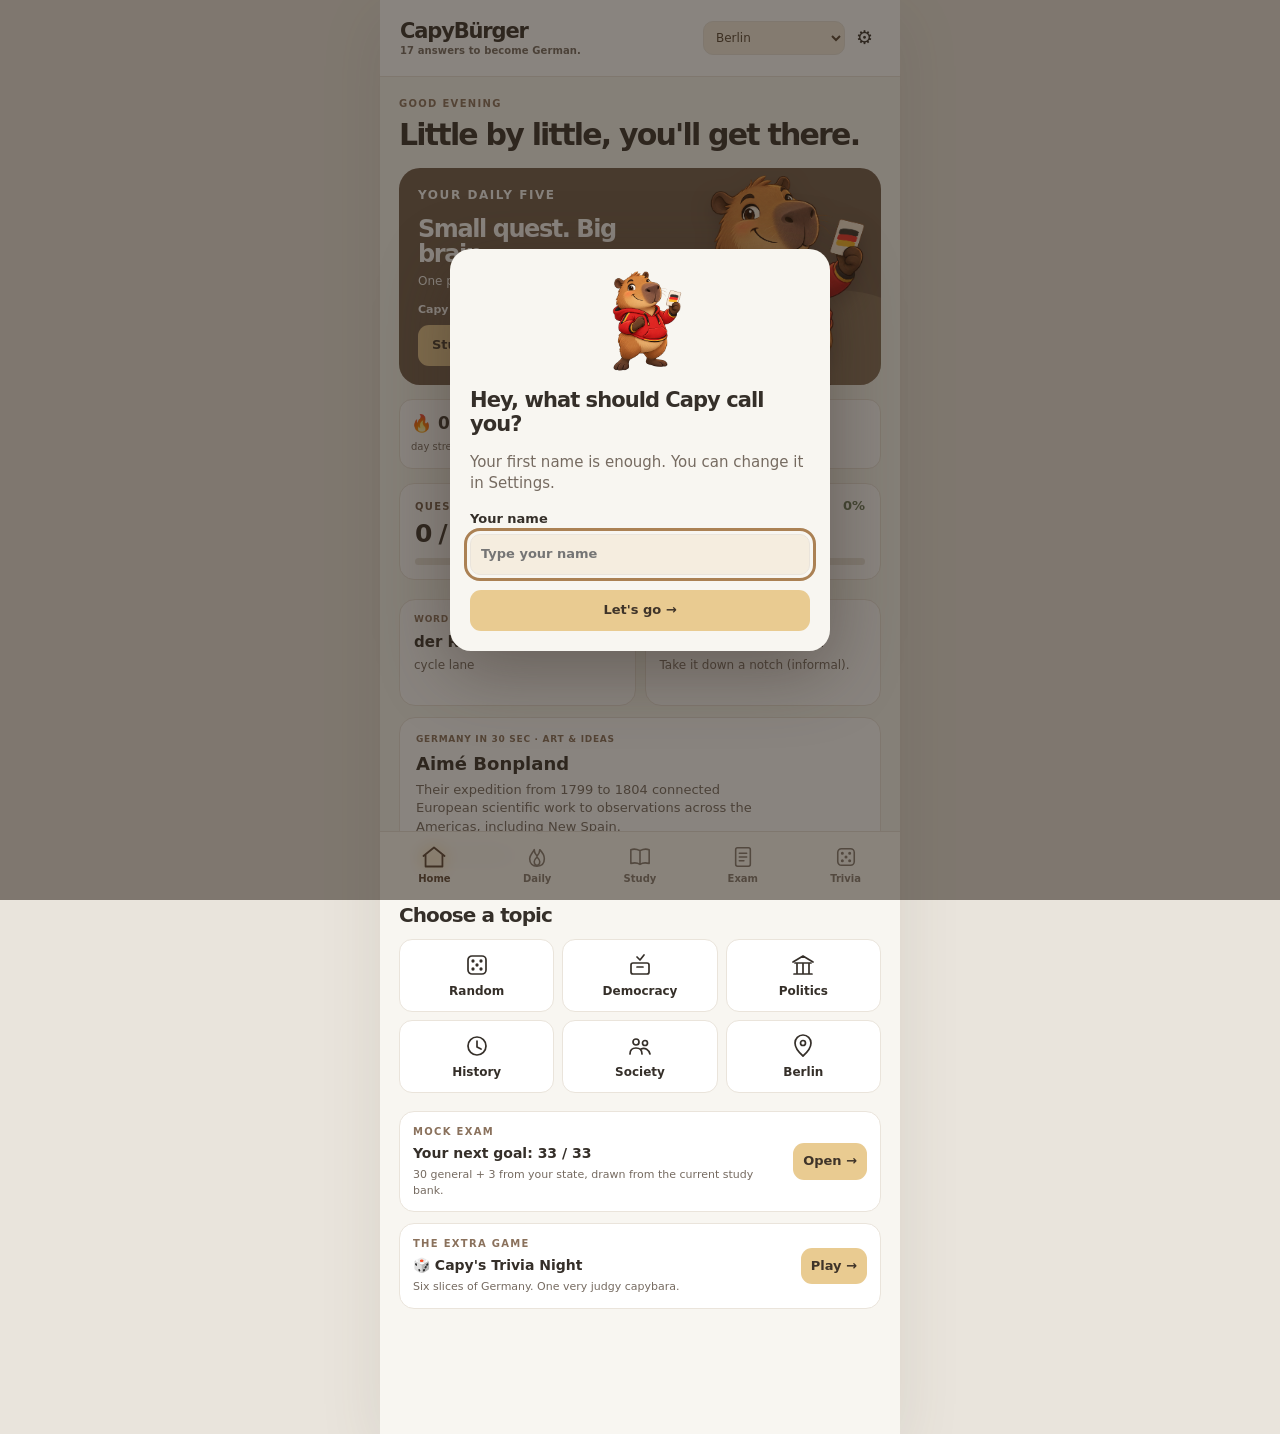
<file: index.html>
<!doctype html>
<html lang="en">
<head>
  <meta charset="utf-8">
  <meta name="viewport" content="width=device-width, initial-scale=1, viewport-fit=cover">
  <meta name="theme-color" content="#f8f6f1">
  <meta name="apple-mobile-web-app-capable" content="yes">
  <meta name="apple-mobile-web-app-status-bar-style" content="default">
  <meta name="apple-mobile-web-app-title" content="CapyBürger">
  <title>CapyBürger — 17 answers to become German</title>
  <meta name="description" content="Practice the German citizenship test in German and English with Capy.">
  <link rel="manifest" href="manifest.webmanifest">
  <link rel="apple-touch-icon" href="assets/capy-app-icon.png">
  <link rel="icon" type="image/png" href="assets/capy-app-icon.png">
  <link rel="stylesheet" href="styles.css?v=20261004-4">
</head>
<body>
<div class="shell">
  <header class="top"><button class="brand" data-go="home" aria-label="CapyBürger home">CapyBürger<small>17 answers to become German.</small></button><div class="top-actions"><select id="statePicker" aria-label="Your federal state"></select><button id="settingsButton" class="icon-button" aria-label="Settings">⚙️</button></div></header>
  <main>
    <section class="screen active" id="homeScreen" aria-label="Home">
      <p class="eyebrow" id="greeting">GOOD MORNING</p><h1>Little by little, you'll get there.</h1>
      <section class="hero"><div class="hero-content"><p class="hero-label">YOUR DAILY FIVE</p><h2 id="heroHeading">Five questions. One more day.</h2><p id="heroSub">A tiny win for the streak.</p><div id="reminder" class="hero-reminder hidden">Capy is waiting for today's five.</div><button class="primary" data-go="daily" id="heroButton">Study now →</button></div><img src="assets/capy-neutral.png" alt="Capy the capybara in a red hoodie"></section>
      <div class="stats"><div><b>🔥 <span id="streakCount">0</span></b><small>day streak</small></div><div><b>🎯 <span id="dailyAccuracy">—</span></b><small>daily accuracy</small></div><div><b>🏆 <span id="trophyCount">0</span></b><small>trophies</small></div></div>
      <section class="mastered-card" aria-label="Question bank progress"><div class="mastered-top"><span class="eyebrow">QUESTIONS MASTERED · <span id="masteredState">Berlin</span></span><span id="masteredPct" class="mastered-percent">0%</span></div><strong id="masteredCount">0 / 310</strong><div id="masteredMeter" class="mastered-meter" role="progressbar" aria-label="Official questions mastered for Berlin" aria-valuemin="0" aria-valuemax="310" aria-valuenow="0"><span id="masteredFill"></span></div></section>
      <div class="note-grid"><article class="note"><span class="eyebrow" id="wordLabel">WORD OF THE DAY</span><strong id="wordText"></strong><p id="wordMeaning"></p></article><article class="note"><span class="eyebrow">PHRASE OF THE DAY</span><strong id="phraseText"></strong><p id="phraseMeaning"></p></article></div>
      <article class="note fact-card"><span class="eyebrow">GERMANY IN 30 SEC · <span id="factCategory"></span></span><strong id="factTitle"></strong><p id="factSummary"></p><button class="link-button" id="factReveal" aria-expanded="false">Tell me more →</button><p class="detail hidden" id="factDetail"></p><a class="fact-source hidden" id="factSource" target="_blank" rel="noopener noreferrer">Read source ↗</a></article>
      <h2>Choose a topic</h2><div id="homeTopics" class="topics"></div>
      <div class="teaser"><div><span class="eyebrow">MOCK EXAM</span><strong id="examTeaser">Your next goal: 33 / 33</strong><p>30 general + 3 from your state, drawn from the current study bank.</p></div><button class="small-button" data-go="exam">Open →</button></div>
      <div class="teaser"><div><span class="eyebrow">THE EXTRA GAME</span><strong>🎲 Capy's Trivia Night</strong><p>Six slices of Germany. One very judgy capybara.</p></div><button class="small-button" data-go="trivia">Play →</button></div>
    </section>

    <section class="screen" id="dailyScreen" aria-label="Daily practice"><p class="eyebrow">DAILY PRACTICE · YOUR FIVE</p><h1 id="dailyHeading">Question 1 of 5</h1><p id="dailySub" class="muted"></p><div id="dailyProgress" class="progress"></div><div id="dailyContent"></div></section>
    <section class="screen" id="studyScreen" aria-label="Free study"><p class="eyebrow">FREE STUDY</p><h1 id="studyHeading">Another question awaits.</h1><p class="muted">Pick a topic. Answer, read why, then keep going.</p><div class="topics" id="studyTopics"></div><p class="eyebrow" id="studyCount"></p><div id="studyContent"></div></section>
    <section class="screen" id="examScreen" aria-label="Mock exam"><p class="eyebrow">📝 MOCK EXAM</p><h1 id="examHeading">33 questions. One goal.</h1><p class="muted" id="examSub">Pass at 17/33. Aim for 33/33.</p><div id="examContent"></div></section>
    <section class="screen" id="triviaScreen" aria-label="Trivia game"><p class="eyebrow">🎲 TRIVIA · THE EXTRA GAME</p><h1 id="triviaHeading">Capy's Trivia Night</h1><p class="muted" id="triviaSub">Six slices of Germany. Capy is watching.</p><div id="triviaContent"></div></section>
  </main>
  <nav class="nav" aria-label="Main navigation"><button data-go="home" class="active"><span data-nav-icon="home"></span>Home</button><button data-go="daily"><span data-nav-icon="daily"></span>Daily</button><button data-go="study"><span data-nav-icon="study"></span>Study</button><button data-go="exam"><span data-nav-icon="exam"></span>Exam</button><button data-go="trivia"><span data-nav-icon="trivia"></span>Trivia</button></nav>
</div>
<dialog id="welcomeDialog" class="settings welcome"><form id="welcomeForm"><img src="assets/capy-neutral.png" alt="Capy says hello"><h2>Hey, what should Capy call you?</h2><p class="muted">Your first name is enough. You can change it in Settings.</p><label>Your name<input id="welcomeName" name="name" type="text" maxlength="36" autocomplete="given-name" placeholder="Type your name" required></label><button class="primary save" type="submit">Let's go →</button></form></dialog>
<dialog id="settingsDialog" class="settings"><form method="dialog"><div class="dialog-title"><h2>Settings</h2><button class="icon-button" aria-label="Close settings">✕</button></div><label>Your name<input id="nameSetting" type="text" maxlength="36" autocomplete="given-name" required></label><label>Federal state<select id="settingState"></select></label><label>Capy's humour<select id="humourSetting"><option value="classic">Classic</option><option value="spicy">Spicy</option></select></label><label class="check"><input type="checkbox" id="translationSetting" checked> Show English translations</label><label class="check"><input type="checkbox" id="reminderSetting" checked> Daily reminder on Home</label><p class="muted fineprint">Capy's reminder stays on Home until you finish today's five.</p><button class="primary save" id="saveSettings" type="submit">Save settings</button><button class="reset-progress" id="resetMastered" type="button">Reset question progress</button></form></dialog>
<div id="toast" class="toast hidden" role="status"></div>
<script src="data/official.js?v=20261004-4"></script><script src="data/trivia.js?v=20261004-4"></script><script src="data/culture.js?v=20261004-4"></script><script src="app.js?v=20261004-4"></script>
</body>
</html>
</file>
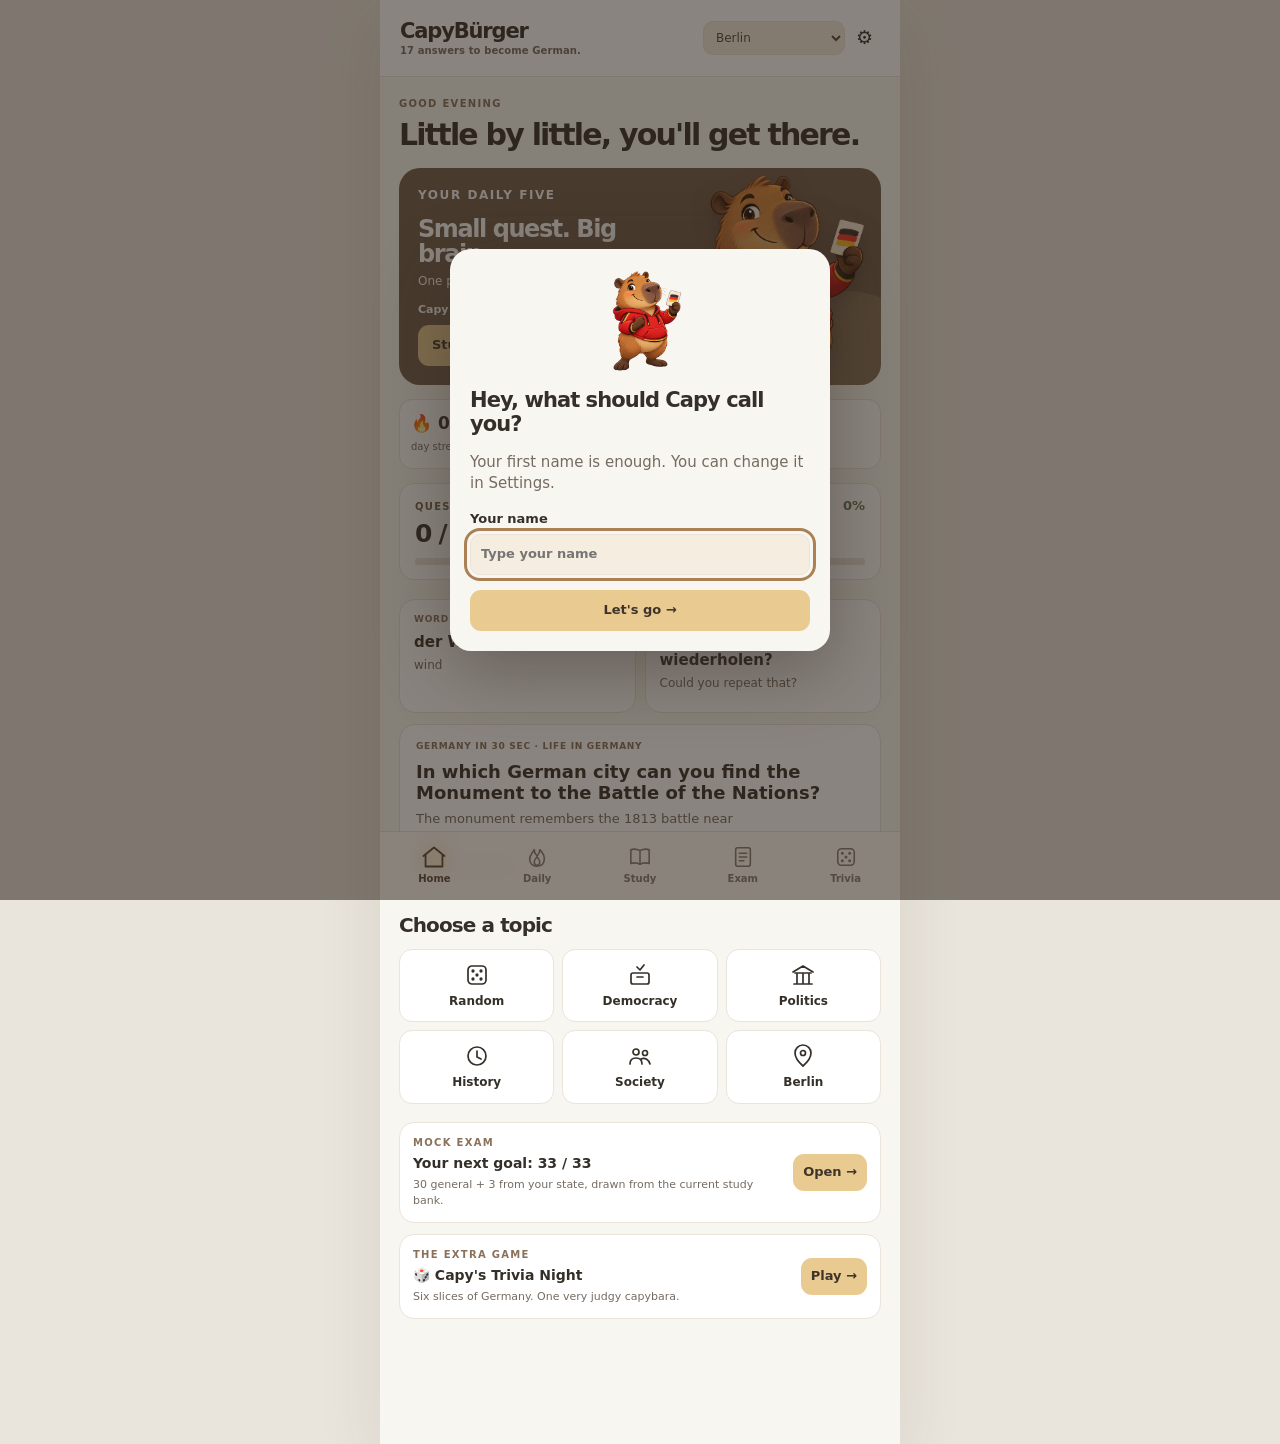
<file: capi-einbuergerungstest/capi-einbuergerungstest/index.html>
<!doctype html>
<html lang="en">
<head>
  <meta charset="utf-8">
  <meta name="viewport" content="width=device-width, initial-scale=1, viewport-fit=cover">
  <meta name="theme-color" content="#f8f6f1">
  <title>CapyBürger — 17 answers to become German</title>
  <meta name="description" content="Practice the German citizenship test in German and English with Capy.">
  <link rel="stylesheet" href="styles.css?v=20261003-2">
</head>
<body>
<div class="shell">
  <header class="top"><button class="brand" data-go="home" aria-label="CapyBürger home">CapyBürger<small>17 answers to become German.</small></button><div class="top-actions"><select id="statePicker" aria-label="Your federal state"></select><button id="settingsButton" class="icon-button" aria-label="Settings">⚙️</button></div></header>
  <main>
    <section class="screen active" id="homeScreen" aria-label="Home">
      <p class="eyebrow" id="greeting">GOOD MORNING</p><h1>Little by little, you'll get there.</h1>
      <section class="hero"><div class="hero-content"><p class="hero-label">YOUR DAILY FIVE</p><h2 id="heroHeading">Five questions. One more day.</h2><p id="heroSub">A tiny win for the streak.</p><div id="reminder" class="hero-reminder hidden">Capy is waiting for today's five.</div><button class="primary" data-go="daily" id="heroButton">Study now →</button></div><img src="assets/capy-neutral.png" alt="Capy the capybara in a red hoodie"></section>
      <div class="stats"><div><b>🔥 <span id="streakCount">0</span></b><small>day streak</small></div><div><b>🎯 <span id="dailyAccuracy">—</span></b><small>daily accuracy</small></div><div><b>🏆 <span id="trophyCount">0</span></b><small>trophies</small></div></div>
      <section class="mastered-card" aria-label="Question bank progress"><div class="mastered-top"><span class="eyebrow">QUESTIONS MASTERED · <span id="masteredState">Berlin</span></span><span id="masteredPct" class="mastered-percent">0%</span></div><strong id="masteredCount">0 / 310</strong><div id="masteredMeter" class="mastered-meter" role="progressbar" aria-label="Official questions mastered for Berlin" aria-valuemin="0" aria-valuemax="310" aria-valuenow="0"><span id="masteredFill"></span></div></section>
      <div class="note-grid"><article class="note"><span class="eyebrow" id="wordLabel">WORD OF THE DAY</span><strong id="wordText"></strong><p id="wordMeaning"></p></article><article class="note"><span class="eyebrow">PHRASE OF THE DAY</span><strong id="phraseText"></strong><p id="phraseMeaning"></p></article></div>
      <article class="note fact-card"><span class="eyebrow">GERMANY IN 30 SEC · <span id="factCategory"></span></span><strong id="factTitle"></strong><p id="factSummary"></p><button class="link-button" id="factReveal" aria-expanded="false">Tell me more →</button><p class="detail hidden" id="factDetail"></p></article>
      <h2>Choose a topic</h2><div id="homeTopics" class="topics"></div>
      <div class="teaser"><div><span class="eyebrow">MOCK EXAM</span><strong id="examTeaser">Your next goal: 33 / 33</strong><p>30 general + 3 from your state, drawn from the current study bank.</p></div><button class="small-button" data-go="exam">Open →</button></div>
      <div class="teaser"><div><span class="eyebrow">THE EXTRA GAME</span><strong>🎲 Capy's Trivia Night</strong><p>Six slices of Germany. One very judgy capybara.</p></div><button class="small-button" data-go="trivia">Play →</button></div>
    </section>

    <section class="screen" id="dailyScreen" aria-label="Daily practice"><p class="eyebrow">DAILY PRACTICE · YOUR FIVE</p><h1 id="dailyHeading">Question 1 of 5</h1><p id="dailySub" class="muted"></p><div id="dailyProgress" class="progress"></div><div id="dailyContent"></div></section>
    <section class="screen" id="studyScreen" aria-label="Free study"><p class="eyebrow">FREE STUDY</p><h1 id="studyHeading">Another question awaits.</h1><p class="muted">Pick a topic. Answer, read why, then keep going.</p><div class="topics" id="studyTopics"></div><p class="eyebrow" id="studyCount"></p><div id="studyContent"></div></section>
    <section class="screen" id="examScreen" aria-label="Mock exam"><p class="eyebrow">📝 MOCK EXAM</p><h1 id="examHeading">33 questions. One goal.</h1><p class="muted" id="examSub">Pass at 17/33. Aim for 33/33.</p><div id="examContent"></div></section>
    <section class="screen" id="triviaScreen" aria-label="Trivia game"><p class="eyebrow">🎲 TRIVIA · THE EXTRA GAME</p><h1 id="triviaHeading">Capy's Trivia Night</h1><p class="muted" id="triviaSub">Six slices of Germany. Capy is watching.</p><div id="triviaContent"></div></section>
  </main>
  <nav class="nav" aria-label="Main navigation"><button data-go="home" class="active"><span data-nav-icon="home"></span>Home</button><button data-go="daily"><span data-nav-icon="daily"></span>Daily</button><button data-go="study"><span data-nav-icon="study"></span>Study</button><button data-go="exam"><span data-nav-icon="exam"></span>Exam</button><button data-go="trivia"><span data-nav-icon="trivia"></span>Trivia</button></nav>
</div>
<dialog id="welcomeDialog" class="settings welcome"><form id="welcomeForm"><img src="assets/capy-neutral.png" alt="Capy says hello"><h2>Hey, what should Capy call you?</h2><p class="muted">Your first name is enough. You can change it in Settings.</p><label>Your name<input id="welcomeName" name="name" type="text" maxlength="36" autocomplete="given-name" placeholder="Type your name" required></label><button class="primary save" type="submit">Let's go →</button></form></dialog>
<dialog id="settingsDialog" class="settings"><form method="dialog"><div class="dialog-title"><h2>Settings</h2><button class="icon-button" aria-label="Close settings">✕</button></div><label>Your name<input id="nameSetting" type="text" maxlength="36" autocomplete="given-name" required></label><label>Federal state<select id="settingState"></select></label><label>Capy's humour<select id="humourSetting"><option value="classic">Classic</option><option value="spicy">Spicy</option></select></label><label class="check"><input type="checkbox" id="translationSetting" checked> Show English translations</label><label class="check"><input type="checkbox" id="reminderSetting" checked> Daily reminder on Home</label><p class="muted fineprint">Capy's reminder stays on Home until you finish today's five.</p><button class="primary save" id="saveSettings" type="submit">Save settings</button><button class="reset-progress" id="resetMastered" type="button">Reset question progress</button></form></dialog>
<div id="toast" class="toast hidden" role="status"></div>
<script src="data/official.js?v=20261003-2"></script><script src="data/trivia.js?v=20261003-2"></script><script src="data/culture.js?v=20261003-2"></script><script src="app.js?v=20261003-2"></script>
</body>
</html>
</file>
<file: styles.css>
:root{--paper:#f8f6f1;--card:#fff;--ink:#352f29;--quiet:#766b61;--line:#eae4db;--coffee:#705b49;--honey:#e9cb91;--olive:#657556;--warm:#f5eee4}
.prompt-art{margin:13px 0 0}.prompt-art img{display:block;width:100%;max-height:440px;object-fit:contain;background:#fff;border:1px solid var(--line);border-radius:10px}.prompt-art figcaption,.visual-credit{font-size:11px;color:var(--quiet);margin-top:6px}.prompt-art a{color:var(--coffee)}.choice-art{display:block;flex:none;width:132px;height:98px;object-fit:contain;background:white;border-radius:7px}.answer:has(.choice-art){align-items:center;min-height:106px}@media(max-width:380px){.choice-art{width:105px;height:79px}}
*{box-sizing:border-box}html{scroll-behavior:smooth}body{margin:0;background:#e9e4dc;color:var(--ink);font:15px/1.45 system-ui,-apple-system,"Segoe UI",sans-serif}button,select,input{font:inherit}button{cursor:pointer}button:focus-visible,select:focus-visible,input:focus-visible{outline:3px solid #ab8154;outline-offset:3px}.hidden,[hidden]{display:none!important}.shell{max-width:520px;min-height:100vh;margin:auto;background:var(--paper);padding-bottom:calc(94px + env(safe-area-inset-bottom));box-shadow:0 18px 60px #5148381b}.top{display:flex;align-items:center;justify-content:space-between;gap:8px;padding:17px 20px;background:white;position:sticky;top:0;z-index:4;border-bottom:1px solid var(--line)}.brand{font-size:21px;letter-spacing:-.055em;line-height:1.1;color:var(--ink);font-weight:800;border:0;background:transparent;text-align:left;white-space:nowrap;padding:0}.brand small{display:block;font-size:10px;letter-spacing:.01em;font-weight:600;color:var(--quiet);padding-top:2px}.top-actions{display:flex;align-items:center;gap:4px}.top select,.settings select,.settings input[type=time]{border:1px solid var(--line);border-radius:10px;background:#f5eddf;padding:8px;color:#554331;max-width:142px;font-size:12px}.icon-button{border:0;background:none;padding:7px;font-size:19px;color:var(--ink)}main{padding:20px 19px}.screen{display:none}.screen.active{display:block;animation:appear .2s ease}@keyframes appear{from{opacity:.5;transform:translateY(3px)}to{opacity:1;transform:none}}.eyebrow{display:block;font-size:10px;letter-spacing:.13em;text-transform:uppercase;font-weight:800;color:#8a715c;margin:0 0 8px}h1{font-size:30px;line-height:1.08;letter-spacing:-.06em;margin:6px 0 17px}h2{font-size:20px;letter-spacing:-.045em;line-height:1.15;margin:22px 0 12px}h3{margin:0 0 6px}.muted,p{color:var(--quiet)}p{margin:0 0 12px}.fineprint{font-size:12px;line-height:1.5}.note-grid{display:grid;grid-template-columns:1.15fr .85fr;gap:9px}.note{background:var(--card);border:1px solid var(--line);border-radius:16px;padding:14px;min-width:0}.note strong{display:block;font-size:15px;line-height:1.2;margin:6px 0}.note p{font-size:12px;line-height:1.42;margin:0 0 6px}.note small{color:var(--quiet);font-size:11px}.link-button{border:0;background:none;color:#705139;text-decoration:underline;text-underline-offset:3px;padding:2px 0;font-weight:750;font-size:12px;text-align:left}.detail{padding:10px;margin-top:8px!important;background:#f8f1e8;border-radius:9px;color:var(--ink)!important}.phrase{background:#efe8dd;border-radius:12px;padding:10px 13px;font-size:12px;margin:10px 0 14px}.reminder{background:#f1e6d4;border:1px solid #e0c99e;border-radius:14px;padding:12px;display:flex;align-items:center;justify-content:space-between;gap:8px;margin-bottom:14px}.reminder b,.reminder span{display:block}.reminder span{font-size:11px;color:var(--quiet)}.hero{position:relative;background:var(--coffee);color:white;border-radius:21px;padding:19px;min-height:214px;overflow:hidden}.hero:before{content:"";position:absolute;background:#d8bd8d2f;width:270px;height:270px;border-radius:50%;right:-90px;bottom:-175px}.hero-content{position:relative;z-index:1;max-width:56%}.hero-label{color:white;font-size:10px;font-weight:800;letter-spacing:.13em}.hero h2{font-size:26px;margin:6px 0;line-height:1.05;letter-spacing:-.06em}.hero p{color:#fff;opacity:.97;font-size:12px}.hero img{position:absolute;right:-10px;bottom:-25px;width:55%;max-width:242px;max-height:240px;object-fit:contain;filter:drop-shadow(0 8px 10px #3d2c2770)}.primary,.small-button,.ghost{border:0;border-radius:11px;padding:11px 14px;font-size:13px;font-weight:800;background:var(--honey);color:#3f3429}.primary:hover,.small-button:hover{filter:brightness(.96)}.primary:disabled,.small-button:disabled{opacity:.5;cursor:default}.small-button{white-space:nowrap;padding:9px 10px}.ghost{background:#f2eadf;border:1px solid var(--line);color:var(--coffee)}.stats{display:grid;grid-template-columns:repeat(3,1fr);gap:8px;margin:14px 0 20px}.stats>div{background:white;border:1px solid var(--line);padding:11px;border-radius:13px}.stats b{display:block;font-size:17px;white-space:nowrap}.stats small{font-size:10px;color:var(--quiet)}.topics{display:grid;grid-template-columns:repeat(3,minmax(0,1fr));gap:8px;margin:12px 0 18px}.topic{border:1px solid var(--line);background:white;border-radius:13px;padding:11px 6px;min-height:68px;font-size:12px;font-weight:700;color:var(--ink);text-align:center}.topic .emoji{display:block;font-size:20px;transition:transform .18s,filter .18s}.topic:hover .emoji,.topic:focus-visible .emoji{filter:drop-shadow(0 0 6px #ffcf77);transform:scale(1.15)}.topic.selected{background:#f9efdc;border-color:#cbb385}.teaser{background:white;border:1px solid var(--line);border-radius:15px;padding:13px;margin:11px 0;display:flex;align-items:center;justify-content:space-between;gap:8px}.teaser strong{font-size:14px}.teaser p{margin:2px 0 0;font-size:11px}.teaser .eyebrow{margin:0 0 3px}.nav{position:fixed;bottom:0;z-index:5;width:min(520px,100%);background:#fffdf7ec;backdrop-filter:blur(9px);display:grid;grid-template-columns:repeat(5,1fr);border-top:1px solid var(--line);padding:7px 3px calc(8px + env(safe-area-inset-bottom));min-height:69px}@media(min-width:521px){.nav{left:50%;transform:translateX(-50%)}}.nav button{background:none;border:0;display:flex;align-items:center;flex-direction:column;gap:2px;color:#877c72;font-size:10px;font-weight:750;padding:5px 1px}.nav span{font-size:22px;line-height:1.1;transition:transform .17s}.nav button:hover span,.nav button.active span{transform:scale(1.15);filter:drop-shadow(0 0 6px #f9bd59)}.nav button.active{color:#5c4635}.progress{display:flex;gap:5px;margin:15px 0 16px}.progress i{height:7px;flex:1;background:#e7e0d7;border-radius:99px}.progress i.done{background:#9d7f59}.question{background:white;border:1px solid var(--line);border-radius:18px;padding:17px;margin:12px 0}.question .de{color:var(--ink);font-size:19px;line-height:1.23;font-weight:800;margin:5px 0}.question .en{font-size:13px;color:#70665c;margin:0}.answers{display:grid;gap:9px;margin:13px 0}.answer{border:1px solid #e5ded4;background:white;color:var(--ink);border-radius:12px;padding:10px 12px;width:100%;text-align:left;display:flex;gap:10px;align-items:flex-start;line-height:1.25}.answer:hover:not(:disabled){border-color:#b89a6c;background:#f9f4ec}.answer .letter{background:#ede7df;flex:none;display:grid;place-items:center;width:25px;height:25px;border-radius:50%;font-weight:800;font-size:12px}.answer b{display:block;font-weight:750}.answer small{display:block;color:var(--quiet);margin-top:4px}.answer.correct{border-color:#83916a;background:#eff5e9}.answer.wrong{border-color:#bc8471;background:#faede8}.answer:disabled{cursor:default}.feedback{padding:12px;border-radius:12px;background:#f2eae0;font-size:13px;color:#554434;margin:12px 0}.feedback strong{display:block;margin-bottom:4px}.capy-line{display:flex;align-items:center;gap:10px;margin:14px 0}.capy-avatar{width:82px;height:82px;flex:none;border-radius:50%;background-color:#f0e5d6;background-size:160px auto;background-repeat:no-repeat;background-position:center -7px;border:2px solid #e4d5bf}.capy-line span{background:#4b4036;color:white;border-radius:13px 13px 13px 3px;padding:11px;font-size:12px;line-height:1.35}.actions{display:flex;gap:8px;align-items:center;flex-wrap:wrap;margin:12px 0 20px}.actions button{flex:1}.result{background:white;border:1px solid var(--line);border-radius:18px;padding:18px;margin:12px 0}.result h2{margin:5px 0 12px}.big-score{font-size:38px;font-weight:850;letter-spacing:-.065em;color:var(--coffee);margin:0}.history{list-style:none;margin:12px 0;padding:0}.history li{display:flex;justify-content:space-between;gap:10px;background:#fff;padding:11px;margin:5px 0;border-radius:10px;font-size:12px}.cards{display:grid;grid-template-columns:repeat(2,1fr);gap:9px;margin:14px 0}.cards button{background:white;border:1px solid var(--line);border-radius:15px;padding:16px;text-align:left;color:var(--ink)}.cards strong{display:block;margin:5px 0}.cards small{display:block;color:var(--quiet)}.slices{display:flex;flex-wrap:wrap;gap:5px;font-size:12px}.slice{background:#eee8e1;padding:7px 9px;border-radius:30px}.slice.earned{background:#dae6cf;color:#3a5d35}.lives{color:#9d5947;font-weight:800}.die{border:0;background:#fff6e1;border-radius:15px;padding:12px 18px;font-size:21px;font-weight:850;color:#674630;display:block;margin:16px auto}.settings{border:0;border-radius:21px;box-shadow:0 20px 70px #35282066;padding:20px;width:min(430px,calc(100% - 30px));background:var(--paper);color:var(--ink)}.settings::backdrop{background:#2920178c}.settings form{display:grid;gap:12px}.settings label{display:grid;gap:5px;font-size:13px;font-weight:700}.settings select,.settings input[type=time]{max-width:none;width:100%;padding:10px}.settings .check{display:flex;align-items:center;gap:9px}.check input{accent-color:#806449;width:17px;height:17px}.settings h2{margin:0}.dialog-title{display:flex;align-items:center;justify-content:space-between}.settings .save{width:100%}.toast{position:fixed;z-index:8;bottom:87px;left:50%;transform:translateX(-50%);width:min(470px,calc(100% - 28px));background:#45372c;color:white;padding:13px;border-radius:12px;box-shadow:0 10px 25px #0003;font-size:13px;text-align:center}@media(max-width:380px){.hero-content{max-width:58%}.hero img{width:50%}.note-grid{grid-template-columns:1fr 1fr}.top select{max-width:105px}.brand{font-size:18px}}@media(prefers-reduced-motion:reduce){*{animation:none!important;transition:none!important;scroll-behavior:auto!important}}

/* Approved Home layout and compact exam rules. */
.hero{min-height:189px}.hero-content{max-width:59%}.hero h2{font-size:24px}.hero-reminder{color:#fff;font-size:11px;font-weight:650;line-height:1.3;margin:0 0 8px}.note-grid{grid-template-columns:repeat(2,minmax(0,1fr))}.note-grid .note{min-height:107px}.note .eyebrow{font-size:9px;letter-spacing:.08em;line-height:1.25;overflow-wrap:anywhere}.note strong{overflow-wrap:anywhere}.fact-card{margin-top:11px;min-height:132px;padding:16px}.fact-card strong{font-size:18px}.fact-card p{font-size:13px;max-width:43ch}.topic .topic-icon{display:grid;place-items:center;height:28px;margin-bottom:4px;transition:transform .18s,filter .18s}.topic-icon svg{width:24px;height:24px}.topic:is(:hover,:focus-visible) .topic-icon{filter:drop-shadow(0 0 6px #ffcf77);transform:scale(1.15)}.nav [data-nav-icon]{display:grid;place-items:center;width:26px;height:26px}.nav [data-nav-icon] svg{width:22px;height:22px;stroke:currentColor}.settings input[type=text]{width:100%;padding:10px;border:1px solid var(--line);border-radius:10px;background:#f5eddf;color:var(--ink)}.welcome{max-width:380px}.welcome form{gap:15px}.welcome img{width:104px;height:104px;object-fit:contain;justify-self:center}.welcome h2{font-size:21px;margin:0}.welcome p{margin:0}.exam-rules{padding:12px 14px;margin:12px 0}.exam-rules .eyebrow{margin-bottom:5px}.exam-rules p{font-size:13px;line-height:1.35;margin:0}.quick-recap{background:#fff;border:1px solid var(--line);border-radius:15px;padding:14px;margin:12px 0}.quick-recap strong{display:block;font-size:15px}.quick-recap .eyebrow{margin:0 0 6px}.quick-recap .mini-progress{display:flex;gap:5px;margin-top:12px}.quick-recap .mini-progress i{flex:1;height:6px;background:#e8e2d9;border-radius:6px}.quick-recap .mini-progress i.done{background:#a2b285}
.trivia-status{padding:13px}.trivia-status-top{display:grid;grid-template-columns:1fr 1fr;align-items:start;gap:8px;margin-bottom:13px}.life-hearts{display:flex;gap:2px;flex-wrap:wrap;color:#a35443;font-size:18px;line-height:1}.life-hearts+.status-sub{margin-top:6px}.status-sub{font-size:11px;color:var(--quiet)}.bonus-title{font-size:10px;letter-spacing:.08em;font-weight:800;color:var(--coffee);white-space:nowrap}.bonus-bars{display:flex;gap:4px;margin:6px 0 3px}.bonus-bars i{width:32px;height:7px;border-radius:7px;background:#e7e0d7}.bonus-bars i.done{background:#a2b285}.bonus-earned{color:#486944;font-size:11px;font-weight:750}.slices{display:grid;grid-template-columns:repeat(3,minmax(0,1fr));gap:6px}.slice{display:flex;align-items:center;gap:4px;min-width:0;min-height:37px;padding:6px 5px;border-radius:12px;font-size:10px;font-weight:700;line-height:1.12;overflow-wrap:anywhere}.slice svg{width:21px;height:21px;flex:none;stroke:var(--coffee)}.slice .slice-label{min-width:0}.slice.earned{color:#3a5d35}
.awards{background:#fff;border:1px solid var(--line);border-radius:16px;padding:12px 15px;margin:12px 0}.awards summary{display:flex;align-items:center;gap:10px;list-style:none;cursor:pointer}.awards summary::-webkit-details-marker{display:none}.awards .trophy-marker{width:34px;height:34px;border-radius:50%;background:#ebc77d;display:grid;place-items:center;font-size:21px;flex:none}.awards .award-heading{flex:1;min-width:0}.awards .award-heading strong,.awards .award-heading small{display:block}.awards .award-heading small{font-size:11px;color:var(--quiet)}.awards .award-chevron{transition:transform .18s}.awards[open] .award-chevron{transform:rotate(180deg)}.award-rows{display:grid;gap:8px;margin-top:12px;padding-top:10px;border-top:1px solid var(--line)}.award-row{display:flex;align-items:center;gap:9px;font-size:12px;font-weight:650}.award-row span{font-size:23px}.cards button>span{display:grid;place-items:center;width:30px;height:30px}.cards button>span svg{width:27px;height:27px}.question .de,.answer b,.answer small,.feedback{overflow-wrap:anywhere}@media(max-width:380px){.hero-content{max-width:60%}.hero h2{font-size:21px}.hero img{width:51%}.slices .slice{font-size:9px;padding:5px 3px}.slice svg{width:18px;height:18px}.stats>div{padding:8px}}

.mastered-card{background:#fff;border:1px solid var(--line);border-radius:15px;padding:13px 15px 14px;margin:-6px 0 19px}.mastered-top{display:flex;align-items:baseline;justify-content:space-between;gap:10px}.mastered-top .eyebrow{margin:0;color:var(--coffee);overflow-wrap:anywhere}.mastered-percent{font-size:13px;font-weight:800;color:var(--olive);flex:none}.mastered-card strong{display:block;font-size:25px;line-height:1.2;letter-spacing:-.05em;margin:3px 0 9px}.mastered-meter{height:7px;background:#e9e5dc;border-radius:99px;overflow:hidden}.mastered-meter span{display:block;width:0;height:100%;border-radius:inherit;background:var(--olive);transition:width .25s ease}.reset-progress{justify-self:center;background:transparent;border:0;color:var(--quiet);font-size:11px;text-decoration:underline;text-underline-offset:3px;padding:7px 10px;margin-top:1px}

/* Mobile Safari keeps :hover on the last answer the finger brushed.
   Only a completed answer reveals selection colours; focus remains visible. */
.answer{-webkit-tap-highlight-color:transparent;-webkit-user-select:none;user-select:none;touch-action:pan-y}
.exit-round{display:block;margin:19px auto 3px;padding:9px 13px;border:0;background:transparent;color:#6f6255;text-decoration:underline;text-underline-offset:3px;font-size:12px}
@media (hover:none), (pointer:coarse){
  .answer:hover:not(:disabled):not(.correct):not(.wrong){border-color:#e5ded4;background:white}
}

.fact-source{display:inline-block;margin-top:7px;font-size:11px;font-weight:700;color:var(--coffee);text-underline-offset:2px}
</file>
<file: capi-einbuergerungstest/capi-einbuergerungstest/styles.css>
:root{--paper:#f8f6f1;--card:#fff;--ink:#352f29;--quiet:#766b61;--line:#eae4db;--coffee:#705b49;--honey:#e9cb91;--olive:#657556;--warm:#f5eee4}
.prompt-art{margin:13px 0 0}.prompt-art img{display:block;width:100%;max-height:440px;object-fit:contain;background:#fff;border:1px solid var(--line);border-radius:10px}.prompt-art figcaption,.visual-credit{font-size:11px;color:var(--quiet);margin-top:6px}.prompt-art a{color:var(--coffee)}.choice-art{display:block;flex:none;width:132px;height:98px;object-fit:contain;background:white;border-radius:7px}.answer:has(.choice-art){align-items:center;min-height:106px}@media(max-width:380px){.choice-art{width:105px;height:79px}}
*{box-sizing:border-box}html{scroll-behavior:smooth}body{margin:0;background:#e9e4dc;color:var(--ink);font:15px/1.45 system-ui,-apple-system,"Segoe UI",sans-serif}button,select,input{font:inherit}button{cursor:pointer}button:focus-visible,select:focus-visible,input:focus-visible{outline:3px solid #ab8154;outline-offset:3px}.hidden,[hidden]{display:none!important}.shell{max-width:520px;min-height:100vh;margin:auto;background:var(--paper);padding-bottom:calc(94px + env(safe-area-inset-bottom));box-shadow:0 18px 60px #5148381b}.top{display:flex;align-items:center;justify-content:space-between;gap:8px;padding:17px 20px;background:white;position:sticky;top:0;z-index:4;border-bottom:1px solid var(--line)}.brand{font-size:21px;letter-spacing:-.055em;line-height:1.1;color:var(--ink);font-weight:800;border:0;background:transparent;text-align:left;white-space:nowrap;padding:0}.brand small{display:block;font-size:10px;letter-spacing:.01em;font-weight:600;color:var(--quiet);padding-top:2px}.top-actions{display:flex;align-items:center;gap:4px}.top select,.settings select,.settings input[type=time]{border:1px solid var(--line);border-radius:10px;background:#f5eddf;padding:8px;color:#554331;max-width:142px;font-size:12px}.icon-button{border:0;background:none;padding:7px;font-size:19px;color:var(--ink)}main{padding:20px 19px}.screen{display:none}.screen.active{display:block;animation:appear .2s ease}@keyframes appear{from{opacity:.5;transform:translateY(3px)}to{opacity:1;transform:none}}.eyebrow{display:block;font-size:10px;letter-spacing:.13em;text-transform:uppercase;font-weight:800;color:#8a715c;margin:0 0 8px}h1{font-size:30px;line-height:1.08;letter-spacing:-.06em;margin:6px 0 17px}h2{font-size:20px;letter-spacing:-.045em;line-height:1.15;margin:22px 0 12px}h3{margin:0 0 6px}.muted,p{color:var(--quiet)}p{margin:0 0 12px}.fineprint{font-size:12px;line-height:1.5}.note-grid{display:grid;grid-template-columns:1.15fr .85fr;gap:9px}.note{background:var(--card);border:1px solid var(--line);border-radius:16px;padding:14px;min-width:0}.note strong{display:block;font-size:15px;line-height:1.2;margin:6px 0}.note p{font-size:12px;line-height:1.42;margin:0 0 6px}.note small{color:var(--quiet);font-size:11px}.link-button{border:0;background:none;color:#705139;text-decoration:underline;text-underline-offset:3px;padding:2px 0;font-weight:750;font-size:12px;text-align:left}.detail{padding:10px;margin-top:8px!important;background:#f8f1e8;border-radius:9px;color:var(--ink)!important}.phrase{background:#efe8dd;border-radius:12px;padding:10px 13px;font-size:12px;margin:10px 0 14px}.reminder{background:#f1e6d4;border:1px solid #e0c99e;border-radius:14px;padding:12px;display:flex;align-items:center;justify-content:space-between;gap:8px;margin-bottom:14px}.reminder b,.reminder span{display:block}.reminder span{font-size:11px;color:var(--quiet)}.hero{position:relative;background:var(--coffee);color:white;border-radius:21px;padding:19px;min-height:214px;overflow:hidden}.hero:before{content:"";position:absolute;background:#d8bd8d2f;width:270px;height:270px;border-radius:50%;right:-90px;bottom:-175px}.hero-content{position:relative;z-index:1;max-width:56%}.hero-label{color:white;font-size:10px;font-weight:800;letter-spacing:.13em}.hero h2{font-size:26px;margin:6px 0;line-height:1.05;letter-spacing:-.06em}.hero p{color:#fff;opacity:.97;font-size:12px}.hero img{position:absolute;right:-10px;bottom:-25px;width:55%;max-width:242px;max-height:240px;object-fit:contain;filter:drop-shadow(0 8px 10px #3d2c2770)}.primary,.small-button,.ghost{border:0;border-radius:11px;padding:11px 14px;font-size:13px;font-weight:800;background:var(--honey);color:#3f3429}.primary:hover,.small-button:hover{filter:brightness(.96)}.primary:disabled,.small-button:disabled{opacity:.5;cursor:default}.small-button{white-space:nowrap;padding:9px 10px}.ghost{background:#f2eadf;border:1px solid var(--line);color:var(--coffee)}.stats{display:grid;grid-template-columns:repeat(3,1fr);gap:8px;margin:14px 0 20px}.stats>div{background:white;border:1px solid var(--line);padding:11px;border-radius:13px}.stats b{display:block;font-size:17px;white-space:nowrap}.stats small{font-size:10px;color:var(--quiet)}.topics{display:grid;grid-template-columns:repeat(3,minmax(0,1fr));gap:8px;margin:12px 0 18px}.topic{border:1px solid var(--line);background:white;border-radius:13px;padding:11px 6px;min-height:68px;font-size:12px;font-weight:700;color:var(--ink);text-align:center}.topic .emoji{display:block;font-size:20px;transition:transform .18s,filter .18s}.topic:hover .emoji,.topic:focus-visible .emoji{filter:drop-shadow(0 0 6px #ffcf77);transform:scale(1.15)}.topic.selected{background:#f9efdc;border-color:#cbb385}.teaser{background:white;border:1px solid var(--line);border-radius:15px;padding:13px;margin:11px 0;display:flex;align-items:center;justify-content:space-between;gap:8px}.teaser strong{font-size:14px}.teaser p{margin:2px 0 0;font-size:11px}.teaser .eyebrow{margin:0 0 3px}.nav{position:fixed;bottom:0;z-index:5;width:min(520px,100%);background:#fffdf7ec;backdrop-filter:blur(9px);display:grid;grid-template-columns:repeat(5,1fr);border-top:1px solid var(--line);padding:7px 3px calc(8px + env(safe-area-inset-bottom));min-height:69px}@media(min-width:521px){.nav{left:50%;transform:translateX(-50%)}}.nav button{background:none;border:0;display:flex;align-items:center;flex-direction:column;gap:2px;color:#877c72;font-size:10px;font-weight:750;padding:5px 1px}.nav span{font-size:22px;line-height:1.1;transition:transform .17s}.nav button:hover span,.nav button.active span{transform:scale(1.15);filter:drop-shadow(0 0 6px #f9bd59)}.nav button.active{color:#5c4635}.progress{display:flex;gap:5px;margin:15px 0 16px}.progress i{height:7px;flex:1;background:#e7e0d7;border-radius:99px}.progress i.done{background:#9d7f59}.question{background:white;border:1px solid var(--line);border-radius:18px;padding:17px;margin:12px 0}.question .de{color:var(--ink);font-size:19px;line-height:1.23;font-weight:800;margin:5px 0}.question .en{font-size:13px;color:#70665c;margin:0}.answers{display:grid;gap:9px;margin:13px 0}.answer{border:1px solid #e5ded4;background:white;color:var(--ink);border-radius:12px;padding:10px 12px;width:100%;text-align:left;display:flex;gap:10px;align-items:flex-start;line-height:1.25}.answer:hover:not(:disabled){border-color:#b89a6c;background:#f9f4ec}.answer .letter{background:#ede7df;flex:none;display:grid;place-items:center;width:25px;height:25px;border-radius:50%;font-weight:800;font-size:12px}.answer b{display:block;font-weight:750}.answer small{display:block;color:var(--quiet);margin-top:4px}.answer.correct{border-color:#83916a;background:#eff5e9}.answer.wrong{border-color:#bc8471;background:#faede8}.answer:disabled{cursor:default}.feedback{padding:12px;border-radius:12px;background:#f2eae0;font-size:13px;color:#554434;margin:12px 0}.feedback strong{display:block;margin-bottom:4px}.capy-line{display:flex;align-items:center;gap:10px;margin:14px 0}.capy-avatar{width:82px;height:82px;flex:none;border-radius:50%;background-color:#f0e5d6;background-size:160px auto;background-repeat:no-repeat;background-position:center -7px;border:2px solid #e4d5bf}.capy-line span{background:#4b4036;color:white;border-radius:13px 13px 13px 3px;padding:11px;font-size:12px;line-height:1.35}.actions{display:flex;gap:8px;align-items:center;flex-wrap:wrap;margin:12px 0 20px}.actions button{flex:1}.result{background:white;border:1px solid var(--line);border-radius:18px;padding:18px;margin:12px 0}.result h2{margin:5px 0 12px}.big-score{font-size:38px;font-weight:850;letter-spacing:-.065em;color:var(--coffee);margin:0}.history{list-style:none;margin:12px 0;padding:0}.history li{display:flex;justify-content:space-between;gap:10px;background:#fff;padding:11px;margin:5px 0;border-radius:10px;font-size:12px}.cards{display:grid;grid-template-columns:repeat(2,1fr);gap:9px;margin:14px 0}.cards button{background:white;border:1px solid var(--line);border-radius:15px;padding:16px;text-align:left;color:var(--ink)}.cards strong{display:block;margin:5px 0}.cards small{display:block;color:var(--quiet)}.slices{display:flex;flex-wrap:wrap;gap:5px;font-size:12px}.slice{background:#eee8e1;padding:7px 9px;border-radius:30px}.slice.earned{background:#dae6cf;color:#3a5d35}.lives{color:#9d5947;font-weight:800}.die{border:0;background:#fff6e1;border-radius:15px;padding:12px 18px;font-size:21px;font-weight:850;color:#674630;display:block;margin:16px auto}.settings{border:0;border-radius:21px;box-shadow:0 20px 70px #35282066;padding:20px;width:min(430px,calc(100% - 30px));background:var(--paper);color:var(--ink)}.settings::backdrop{background:#2920178c}.settings form{display:grid;gap:12px}.settings label{display:grid;gap:5px;font-size:13px;font-weight:700}.settings select,.settings input[type=time]{max-width:none;width:100%;padding:10px}.settings .check{display:flex;align-items:center;gap:9px}.check input{accent-color:#806449;width:17px;height:17px}.settings h2{margin:0}.dialog-title{display:flex;align-items:center;justify-content:space-between}.settings .save{width:100%}.toast{position:fixed;z-index:8;bottom:87px;left:50%;transform:translateX(-50%);width:min(470px,calc(100% - 28px));background:#45372c;color:white;padding:13px;border-radius:12px;box-shadow:0 10px 25px #0003;font-size:13px;text-align:center}@media(max-width:380px){.hero-content{max-width:58%}.hero img{width:50%}.note-grid{grid-template-columns:1fr 1fr}.top select{max-width:105px}.brand{font-size:18px}}@media(prefers-reduced-motion:reduce){*{animation:none!important;transition:none!important;scroll-behavior:auto!important}}

/* Approved Home layout and compact exam rules. */
.hero{min-height:189px}.hero-content{max-width:59%}.hero h2{font-size:24px}.hero-reminder{color:#fff;font-size:11px;font-weight:650;line-height:1.3;margin:0 0 8px}.note-grid{grid-template-columns:repeat(2,minmax(0,1fr))}.note-grid .note{min-height:107px}.note .eyebrow{font-size:9px;letter-spacing:.08em;line-height:1.25;overflow-wrap:anywhere}.note strong{overflow-wrap:anywhere}.fact-card{margin-top:11px;min-height:132px;padding:16px}.fact-card strong{font-size:18px}.fact-card p{font-size:13px;max-width:43ch}.topic .topic-icon{display:grid;place-items:center;height:28px;margin-bottom:4px;transition:transform .18s,filter .18s}.topic-icon svg{width:24px;height:24px}.topic:is(:hover,:focus-visible) .topic-icon{filter:drop-shadow(0 0 6px #ffcf77);transform:scale(1.15)}.nav [data-nav-icon]{display:grid;place-items:center;width:26px;height:26px}.nav [data-nav-icon] svg{width:22px;height:22px;stroke:currentColor}.settings input[type=text]{width:100%;padding:10px;border:1px solid var(--line);border-radius:10px;background:#f5eddf;color:var(--ink)}.welcome{max-width:380px}.welcome form{gap:15px}.welcome img{width:104px;height:104px;object-fit:contain;justify-self:center}.welcome h2{font-size:21px;margin:0}.welcome p{margin:0}.exam-rules{padding:12px 14px;margin:12px 0}.exam-rules .eyebrow{margin-bottom:5px}.exam-rules p{font-size:13px;line-height:1.35;margin:0}.quick-recap{background:#fff;border:1px solid var(--line);border-radius:15px;padding:14px;margin:12px 0}.quick-recap strong{display:block;font-size:15px}.quick-recap .eyebrow{margin:0 0 6px}.quick-recap .mini-progress{display:flex;gap:5px;margin-top:12px}.quick-recap .mini-progress i{flex:1;height:6px;background:#e8e2d9;border-radius:6px}.quick-recap .mini-progress i.done{background:#a2b285}
.trivia-status{padding:13px}.trivia-status-top{display:grid;grid-template-columns:1fr 1fr;align-items:start;gap:8px;margin-bottom:13px}.life-hearts{display:flex;gap:2px;flex-wrap:wrap;color:#a35443;font-size:18px;line-height:1}.life-hearts+.status-sub{margin-top:6px}.status-sub{font-size:11px;color:var(--quiet)}.bonus-title{font-size:10px;letter-spacing:.08em;font-weight:800;color:var(--coffee);white-space:nowrap}.bonus-bars{display:flex;gap:4px;margin:6px 0 3px}.bonus-bars i{width:32px;height:7px;border-radius:7px;background:#e7e0d7}.bonus-bars i.done{background:#a2b285}.bonus-earned{color:#486944;font-size:11px;font-weight:750}.slices{display:grid;grid-template-columns:repeat(3,minmax(0,1fr));gap:6px}.slice{display:flex;align-items:center;gap:4px;min-width:0;min-height:37px;padding:6px 5px;border-radius:12px;font-size:10px;font-weight:700;line-height:1.12;overflow-wrap:anywhere}.slice svg{width:21px;height:21px;flex:none;stroke:var(--coffee)}.slice .slice-label{min-width:0}.slice.earned{color:#3a5d35}
.awards{background:#fff;border:1px solid var(--line);border-radius:16px;padding:12px 15px;margin:12px 0}.awards summary{display:flex;align-items:center;gap:10px;list-style:none;cursor:pointer}.awards summary::-webkit-details-marker{display:none}.awards .trophy-marker{width:34px;height:34px;border-radius:50%;background:#ebc77d;display:grid;place-items:center;font-size:21px;flex:none}.awards .award-heading{flex:1;min-width:0}.awards .award-heading strong,.awards .award-heading small{display:block}.awards .award-heading small{font-size:11px;color:var(--quiet)}.awards .award-chevron{transition:transform .18s}.awards[open] .award-chevron{transform:rotate(180deg)}.award-rows{display:grid;gap:8px;margin-top:12px;padding-top:10px;border-top:1px solid var(--line)}.award-row{display:flex;align-items:center;gap:9px;font-size:12px;font-weight:650}.award-row span{font-size:23px}.cards button>span{display:grid;place-items:center;width:30px;height:30px}.cards button>span svg{width:27px;height:27px}.question .de,.answer b,.answer small,.feedback{overflow-wrap:anywhere}@media(max-width:380px){.hero-content{max-width:60%}.hero h2{font-size:21px}.hero img{width:51%}.slices .slice{font-size:9px;padding:5px 3px}.slice svg{width:18px;height:18px}.stats>div{padding:8px}}

.mastered-card{background:#fff;border:1px solid var(--line);border-radius:15px;padding:13px 15px 14px;margin:-6px 0 19px}.mastered-top{display:flex;align-items:baseline;justify-content:space-between;gap:10px}.mastered-top .eyebrow{margin:0;color:var(--coffee);overflow-wrap:anywhere}.mastered-percent{font-size:13px;font-weight:800;color:var(--olive);flex:none}.mastered-card strong{display:block;font-size:25px;line-height:1.2;letter-spacing:-.05em;margin:3px 0 9px}.mastered-meter{height:7px;background:#e9e5dc;border-radius:99px;overflow:hidden}.mastered-meter span{display:block;width:0;height:100%;border-radius:inherit;background:var(--olive);transition:width .25s ease}.reset-progress{justify-self:center;background:transparent;border:0;color:var(--quiet);font-size:11px;text-decoration:underline;text-underline-offset:3px;padding:7px 10px;margin-top:1px}
</file>
